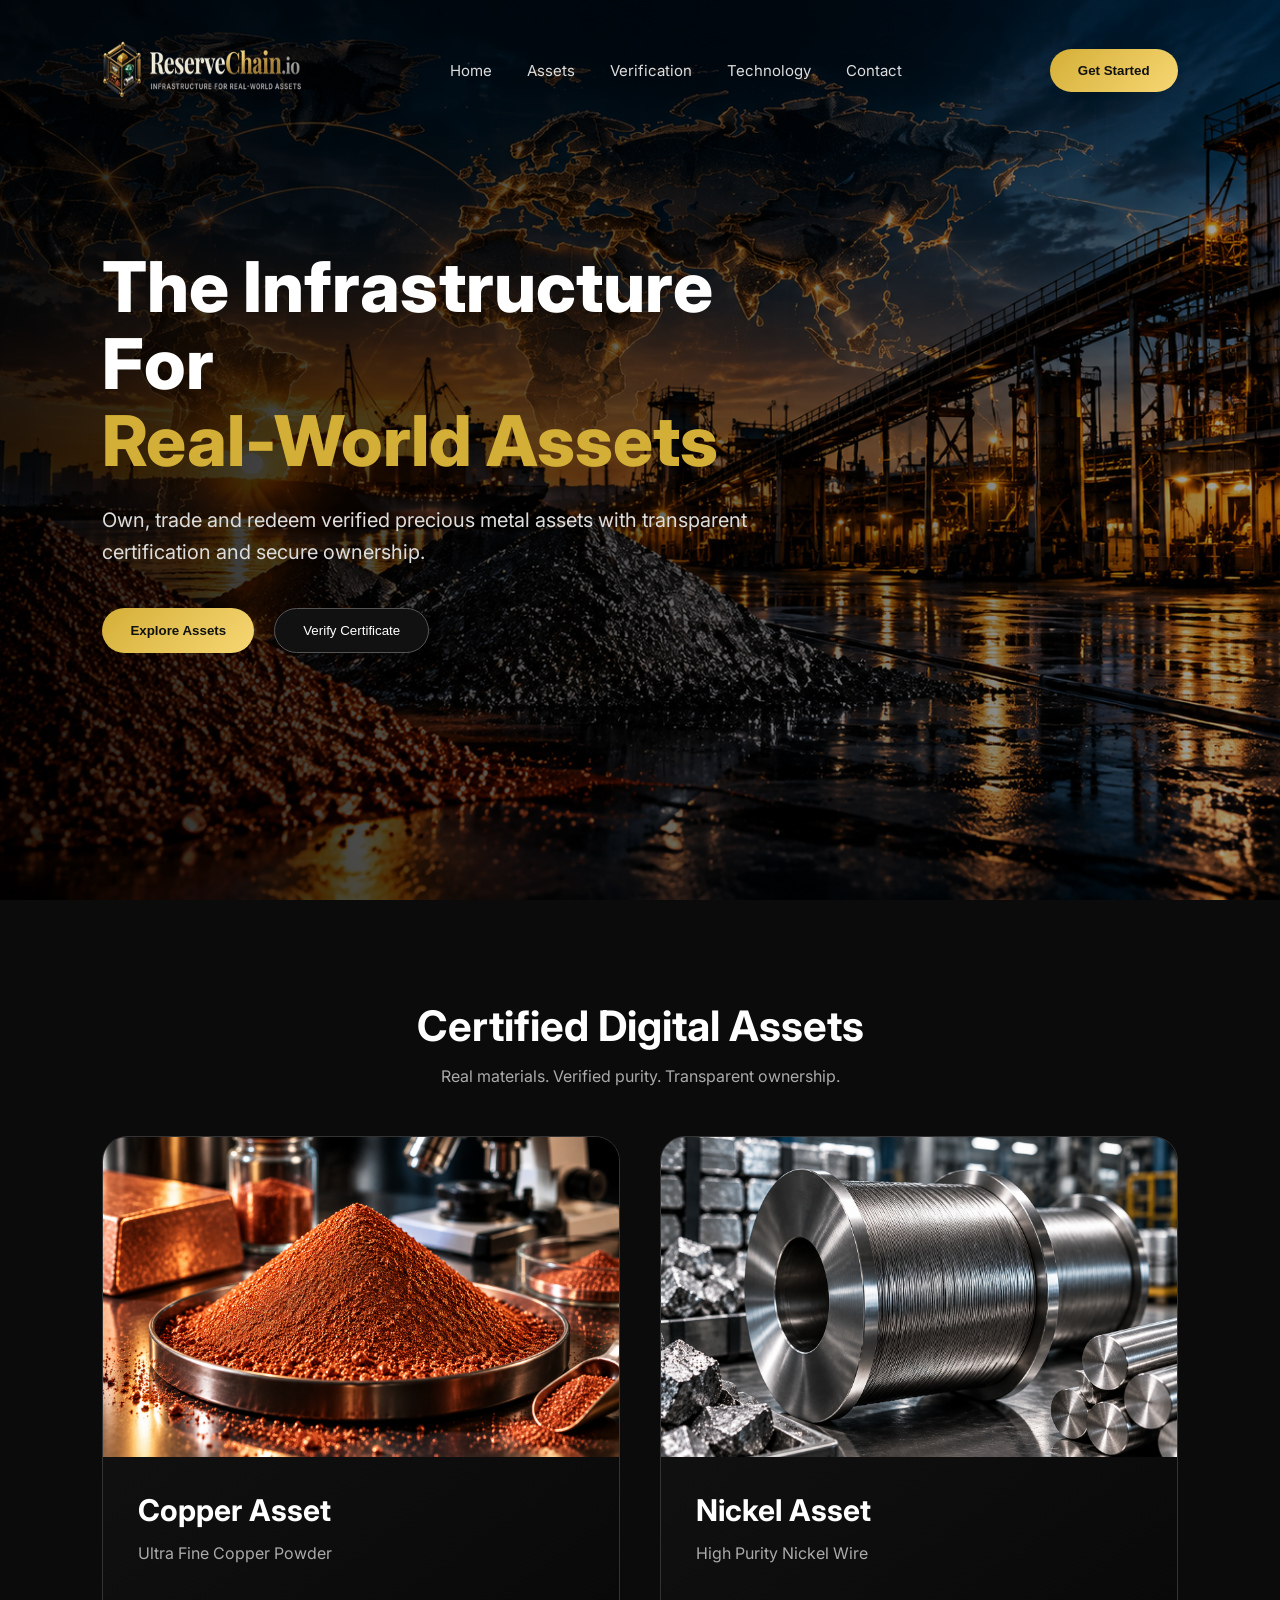
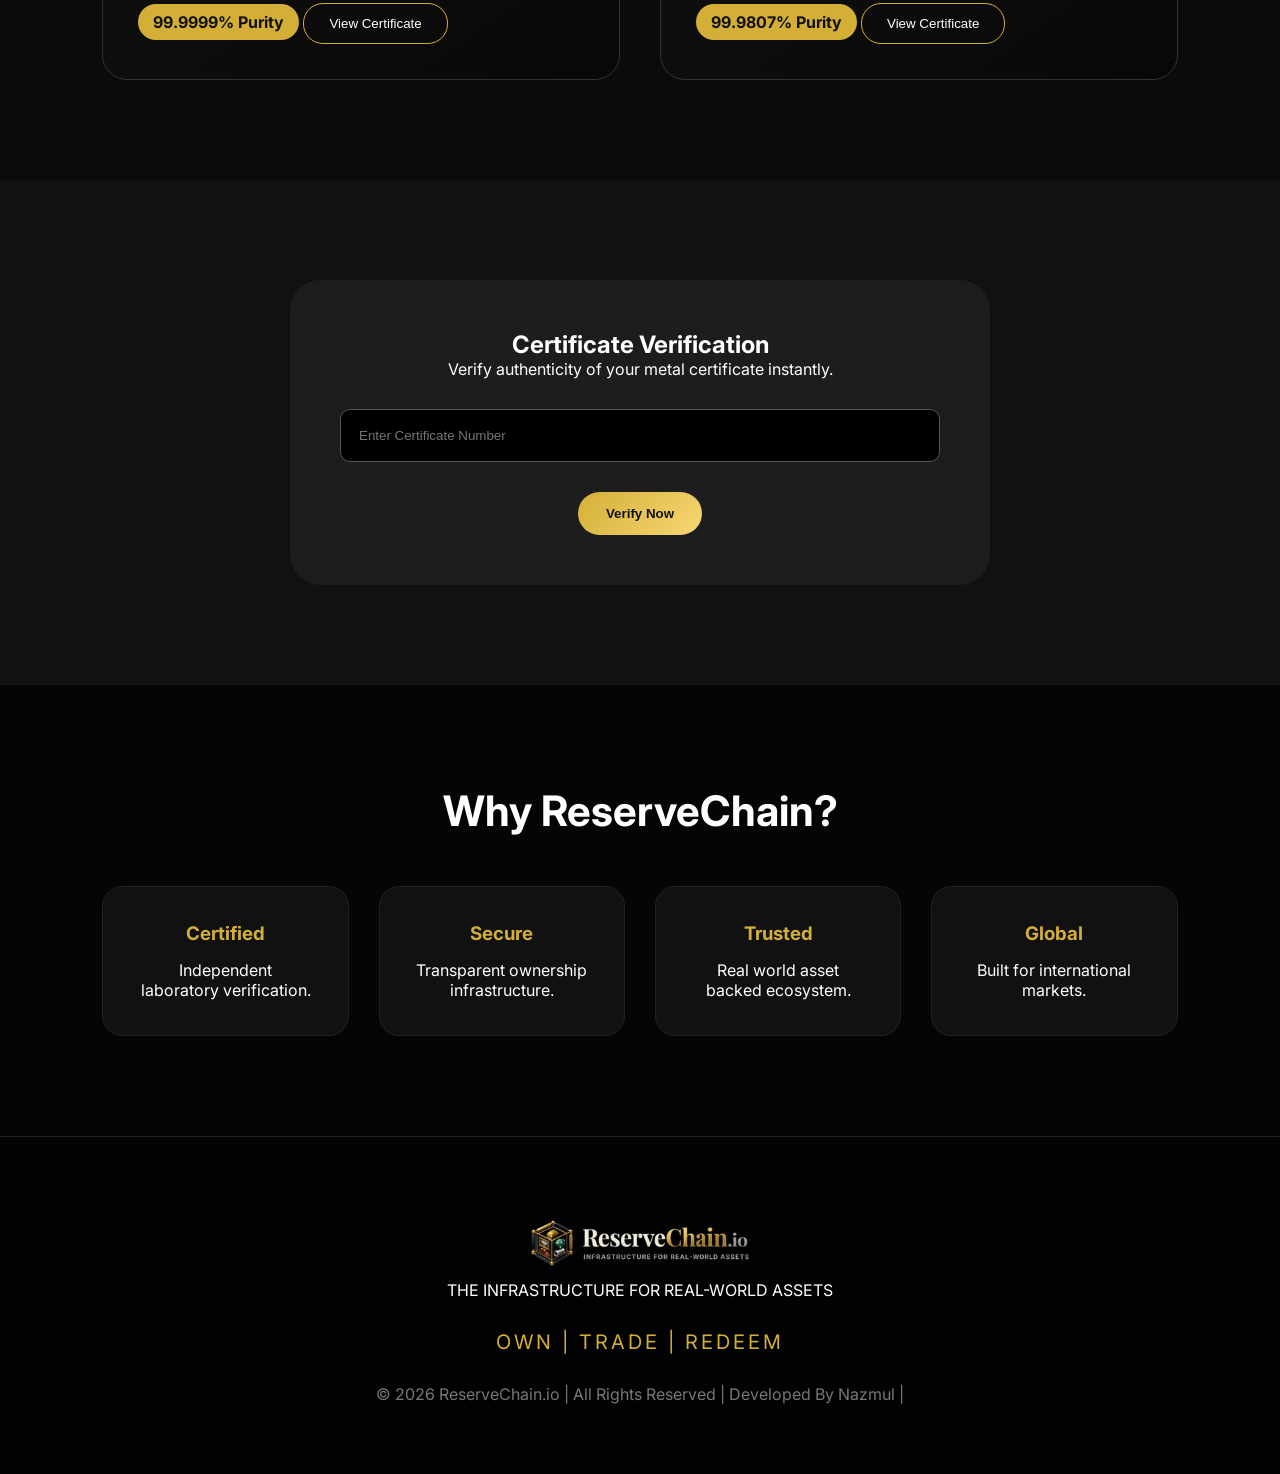
<file: index.html>
<!DOCTYPE html>
<html lang="en">
<head>

<meta charset="UTF-8">
<meta name="viewport" content="width=device-width, initial-scale=1.0">

<title>ReserveChain.io | Real World Asset Infrastructure</title>

<link rel="stylesheet" href="css/style.css">

<link href="https://fonts.googleapis.com/css2?family=Inter:wght@400;500;600;700;800&display=swap" rel="stylesheet">

</head>


<body>


<!-- HEADER -->

<header class="header">

<div class="logo">
<img src="images/logo.png">
</div>


<nav>
<a href="#">Home</a>
<a href="#assets">Assets</a>
<a href="#verification">Verification</a>
<a href="#technology">Technology</a>
<a href="#contact">Contact</a>
</nav>


<button class="gold-btn">
Get Started
</button>


</header>




<!-- HERO SECTION -->


<section class="hero">


<div class="overlay"></div>


<div class="hero-content">


<h1>
The Infrastructure For
<br>
<span>Real-World Assets</span>
</h1>


<p>
Own, trade and redeem verified precious metal assets
with transparent certification and secure ownership.
</p>



<div class="hero-buttons">

<button class="gold-btn">
Explore Assets
</button>


<button class="dark-btn">
Verify Certificate
</button>


</div>


</div>


</section>





<!-- ASSET SECTION -->


<section class="assets" id="assets">


<h2>
Certified Digital Assets
</h2>


<p class="section-text">
Real materials. Verified purity. Transparent ownership.
</p>



<div class="asset-grid">



<div class="asset-card">


<img src="images/copper.jpg">


<div class="card-content">

<h3>
Copper Asset
</h3>


<p>
Ultra Fine Copper Powder
</p>


<div class="badge">
99.9999% Purity
</div>


<button>
View Certificate
</button>


</div>

</div>





<div class="asset-card">


<img src="images/nickel.jpg">


<div class="card-content">


<h3>
Nickel Asset
</h3>


<p>
High Purity Nickel Wire
</p>


<div class="badge">
99.9807% Purity
</div>


<button>
View Certificate
</button>



</div>


</div>



</div>


</section>






<!-- VERIFICATION -->


<section class="verification" id="verification">


<div class="verify-box">


<h2>
Certificate Verification
</h2>


<p>
Verify authenticity of your metal certificate instantly.
</p>



<input type="text" placeholder="Enter Certificate Number">


<button class="gold-btn">
Verify Now
</button>



</div>


</section>







<!-- TRUST SECTION -->


<section class="technology" id="technology">


<h2>
Why ReserveChain?
</h2>


<div class="features">


<div>
<h3>
Certified
</h3>
<p>
Independent laboratory verification.
</p>
</div>



<div>
<h3>
Secure
</h3>
<p>
Transparent ownership infrastructure.
</p>
</div>



<div>
<h3>
Trusted
</h3>
<p>
Real world asset backed ecosystem.
</p>
</div>


<div>
<h3>
Global
</h3>
<p>
Built for international markets.
</p>
</div>



</div>


</section>






<!-- FOOTER -->


<footer id="contact">


<div class="footer-logo">

<img src="images/logo.png">

</div>



<p>
THE INFRASTRUCTURE FOR REAL-WORLD ASSETS
</p>



<div class="footer-links">

<span>
OWN
</span>

|
<span>
TRADE
</span>

|

<span>
REDEEM
</span>


</div>



<p class="copyright">

© 2026 ReserveChain.io | All Rights Reserved | Developed By Nazmul |

</p>


</footer>



<script src="js/script.js"></script>


</body>
</html>
</file>
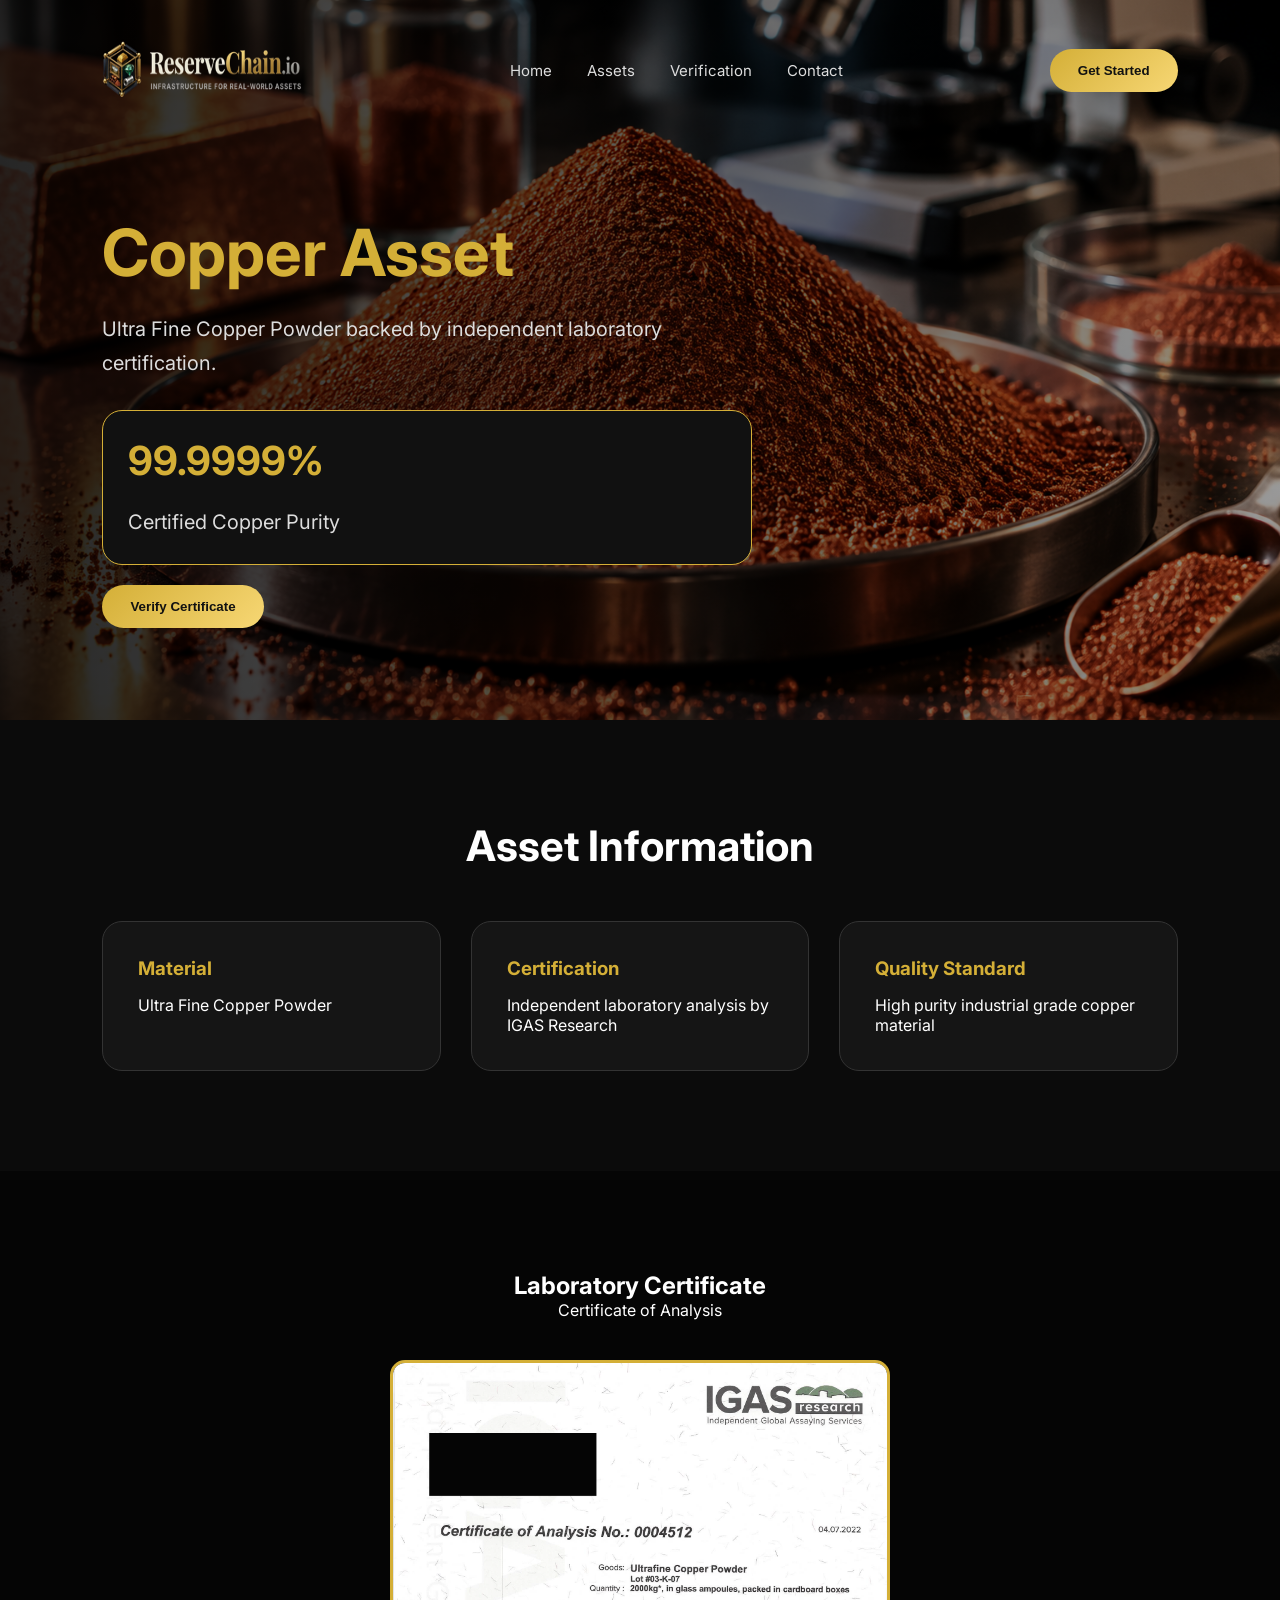
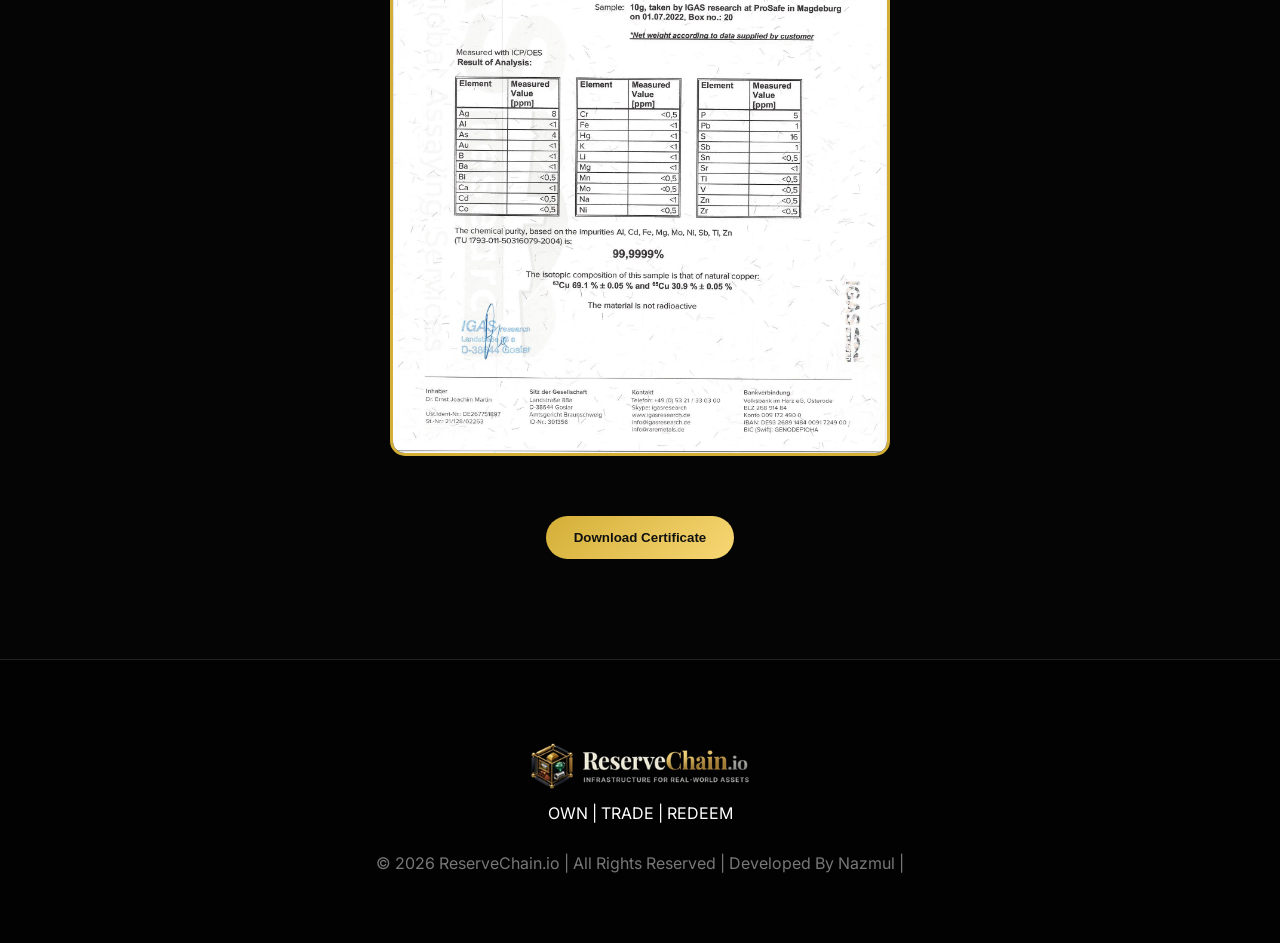
<file: copper-asset.html>
<!DOCTYPE html>
<html lang="en">

<head>

<meta charset="UTF-8">

<meta name="viewport" content="width=device-width, initial-scale=1.0">


<title>
Copper Asset | ReserveChain
</title>


<link rel="stylesheet" href="css/style.css">


<link href="https://fonts.googleapis.com/css2?family=Inter:wght@400;500;600;700;800&display=swap" rel="stylesheet">


<style>


.asset-detail-hero{

height:80vh;

background:

linear-gradient(
90deg,
rgba(0,0,0,.85),
rgba(0,0,0,.4)
),

url("images/copper.jpg");


background-size:cover;

background-position:center;

display:flex;

align-items:center;

padding:8%;

}



.detail-content{

max-width:650px;

}



.detail-content h1{

font-size:65px;

color:#D4AF37;

}



.detail-content p{

font-size:20px;

color:#ddd;

line-height:1.7;

margin-top:20px;

}



.purity-box{


background:#111;

border:1px solid #D4AF37;

padding:25px;

border-radius:20px;

margin-top:30px;


}



.purity-box h2{

color:#D4AF37;

font-size:40px;

}




.info-section{


padding:100px 8%;

background:#0b0b0b;


}



.info-grid{


display:grid;

grid-template-columns:repeat(3,1fr);

gap:30px;


}



.info-card{


background:#151515;

padding:35px;

border-radius:20px;

border:1px solid #333;


}



.info-card h3{

color:#D4AF37;

margin-bottom:15px;

}




.certificate{


padding:100px 8%;

text-align:center;

background:#050505;


}



.certificate img{


max-width:500px;

border-radius:15px;

border:3px solid #D4AF37;

margin:40px auto;


}





@media(max-width:768px){


.detail-content h1{

font-size:40px;

}


.info-grid{

grid-template-columns:1fr;

}


}


</style>


</head>



<body>



<!-- HEADER -->

<header class="header">


<div class="logo">

<img src="images/logo.png">

</div>



<nav>

<a href="index.html">
Home
</a>

<a href="#">
Assets
</a>

<a href="verification.html">
Verification
</a>

<a href="#">
Contact
</a>


</nav>



<button class="gold-btn">
Get Started
</button>


</header>





<!-- HERO -->


<section class="asset-detail-hero">


<div class="detail-content">


<h1 class="main-h1">
Copper Asset
</h1>


<p>

Ultra Fine Copper Powder backed by independent laboratory certification.

</p>



<div class="purity-box">


<h2>
99.9999%
</h2>


<p>
Certified Copper Purity
</p>


</div>



<br>


<button class="gold-btn">
Verify Certificate
</button>



</div>


</section>







<!-- DETAILS -->


<section class="info-section">


<h2 style="text-align:center;font-size:42px;margin-bottom:50px;">

Asset Information

</h2>



<div class="info-grid">


<div class="info-card">

<h3>
Material
</h3>

<p>
Ultra Fine Copper Powder
</p>

</div>



<div class="info-card">

<h3>
Certification
</h3>

<p>
Independent laboratory analysis by IGAS Research
</p>

</div>



<div class="info-card">

<h3>
Quality Standard
</h3>

<p>
High purity industrial grade copper material
</p>

</div>



</div>


</section>








<!-- CERTIFICATE -->


<section class="certificate">


<h2>

Laboratory Certificate

</h2>



<p>

Certificate of Analysis

</p>



<img src="images/copper-certificate.png">



<br>


<button class="gold-btn">

Download Certificate

</button>



</section>








<footer>


<div class="footer-logo">

<img src="images/logo.png">

</div>



<p>

OWN | TRADE | REDEEM

</p>



<p class="copyright">

© 2026 ReserveChain.io | All Rights Reserved | Developed By Nazmul |

</p>


</footer>



</body>

</html>
</file>
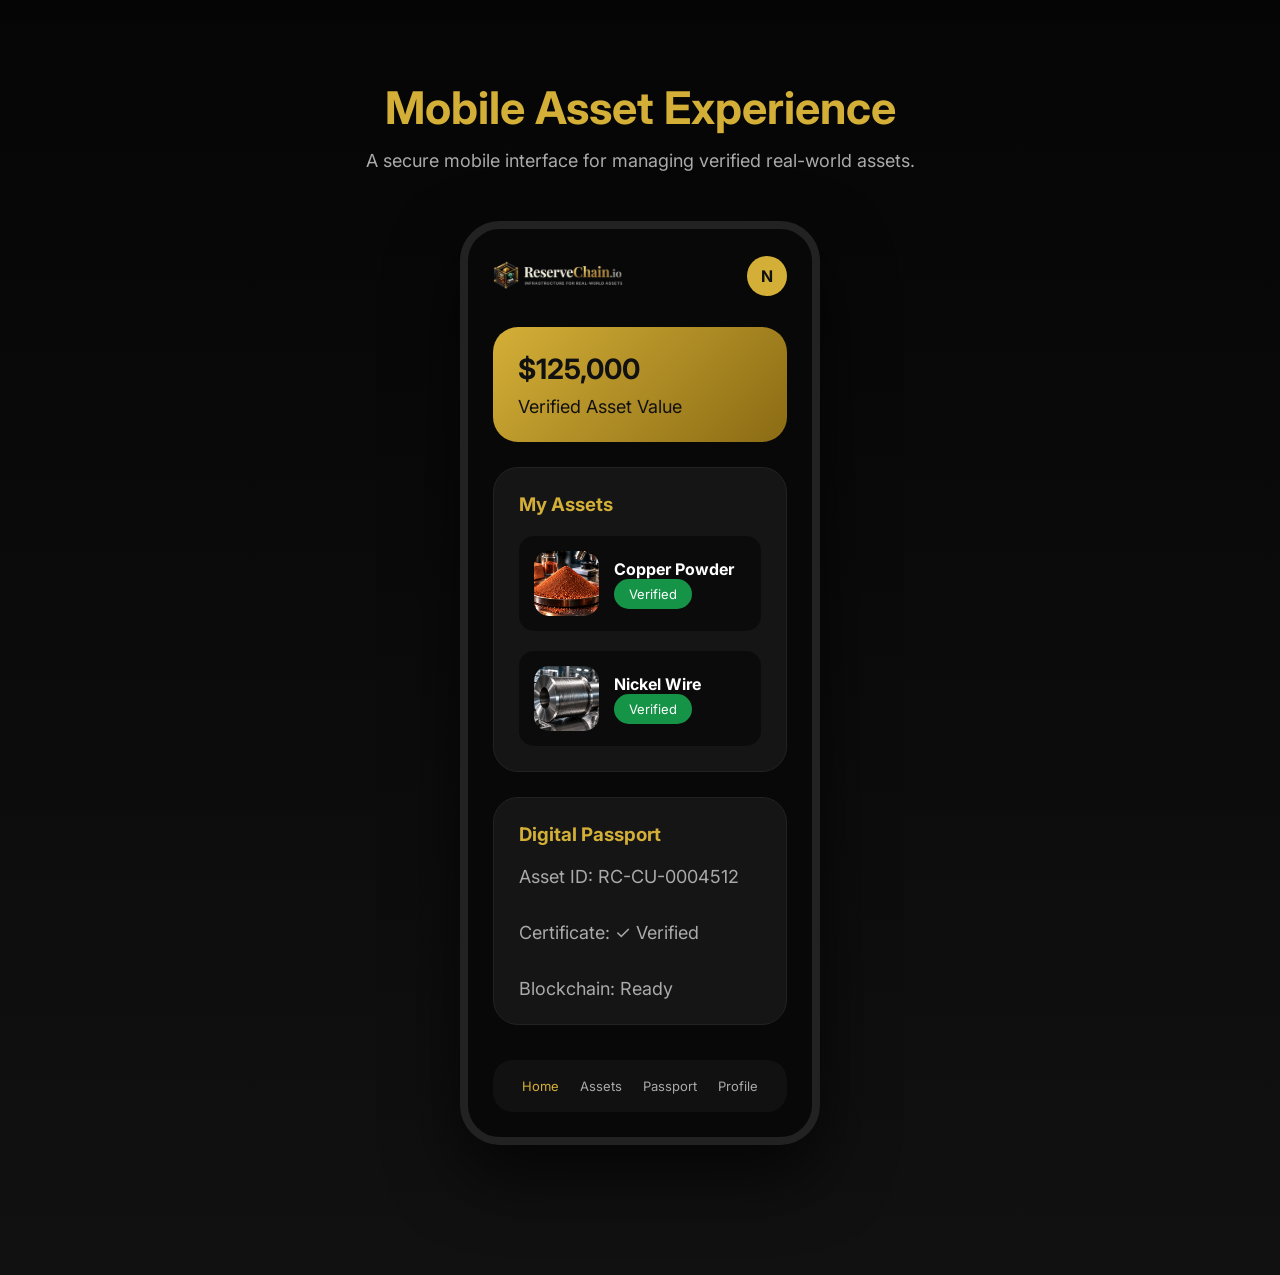
<file: mobile-demo.html>
<!DOCTYPE html>
<html lang="en">

<head>

<meta charset="UTF-8">

<meta name="viewport" content="width=device-width, initial-scale=1.0">


<title>
ReserveChain Mobile Experience
</title>


<link rel="stylesheet" href="css/style.css">


<link href="https://fonts.googleapis.com/css2?family=Inter:wght@400;500;600;700;800&display=swap" rel="stylesheet">


<style>


.mobile-page{


min-height:100vh;

background:

linear-gradient(
180deg,
#050505,
#111
);


padding:80px 20px;

text-align:center;


}



.mobile-page h1{


font-size:45px;

color:#D4AF37;


}



.mobile-page p{


color:#aaa;

margin-top:15px;

font-size:18px;


}




.app-container{


width:360px;

margin:50px auto;


background:#080808;


border-radius:40px;


border:8px solid #222;


padding:25px;


box-shadow:

0 30px 70px rgba(0,0,0,.7);


}




.app-header{


display:flex;

justify-content:space-between;

align-items:center;

margin-bottom:30px;


}



.app-header img{


width:130px;


}



.profile{


width:40px;

height:40px;

border-radius:50%;

background:#D4AF37;

color:#111;

display:flex;

align-items:center;

justify-content:center;

font-weight:bold;


}





.balance-card{


background:

linear-gradient(
135deg,
#D4AF37,
#8b6b14
);


color:#111;


padding:25px;

border-radius:25px;


text-align:left;


}



.balance-card h2{


font-size:28px;


}



.balance-card p{


color:#111;

margin-top:10px;


}




.mobile-section{


margin-top:25px;


background:#151515;

padding:25px;

border-radius:25px;


text-align:left;


border:1px solid #222;


}



.mobile-section h3{


color:#D4AF37;

margin-bottom:20px;


}





.asset-mini{


display:flex;

align-items:center;

gap:15px;


background:#0b0b0b;

padding:15px;

border-radius:15px;


}



.asset-mini img{


width:65px;

height:65px;

object-fit:cover;

border-radius:15px;


}





.status{


display:inline-block;

background:#159447;

padding:7px 15px;

border-radius:20px;

font-size:13px;


}




.bottom-nav{


margin-top:35px;


display:flex;

justify-content:space-around;


background:#111;

padding:18px;


border-radius:20px;


}



.bottom-nav div{


font-size:13px;

color:#aaa;


}



.bottom-nav .active{


color:#D4AF37;


}





</style>


</head>



<body>



<section class="mobile-page">


<h1>
Mobile Asset Experience
</h1>


<p>
A secure mobile interface for managing verified real-world assets.
</p>





<div class="app-container">



<div class="app-header">


<img src="images/logo.png">


<div class="profile">
N
</div>


</div>







<div class="balance-card">


<h2>
$125,000
</h2>


<p>
Verified Asset Value
</p>


</div>







<div class="mobile-section">


<h3>
My Assets
</h3>



<div class="asset-mini">


<img src="images/copper.jpg">


<div>


<strong>
Copper Powder
</strong>


<br>


<span class="status">

Verified

</span>


</div>



</div>



<br>




<div class="asset-mini">


<img src="images/nickel.jpg">


<div>


<strong>
Nickel Wire
</strong>


<br>


<span class="status">

Verified

</span>


</div>



</div>



</div>







<div class="mobile-section">


<h3>
Digital Passport
</h3>


<p>

Asset ID:
RC-CU-0004512

</p>


<br>


<p>

Certificate:
✓ Verified

</p>


<br>


<p>

Blockchain:
Ready

</p>


</div>








<div class="bottom-nav">


<div class="active">

Home

</div>


<div>

Assets

</div>


<div>

Passport

</div>


<div>

Profile

</div>


</div>





</div>




</section>





</body>

</html>
</file>
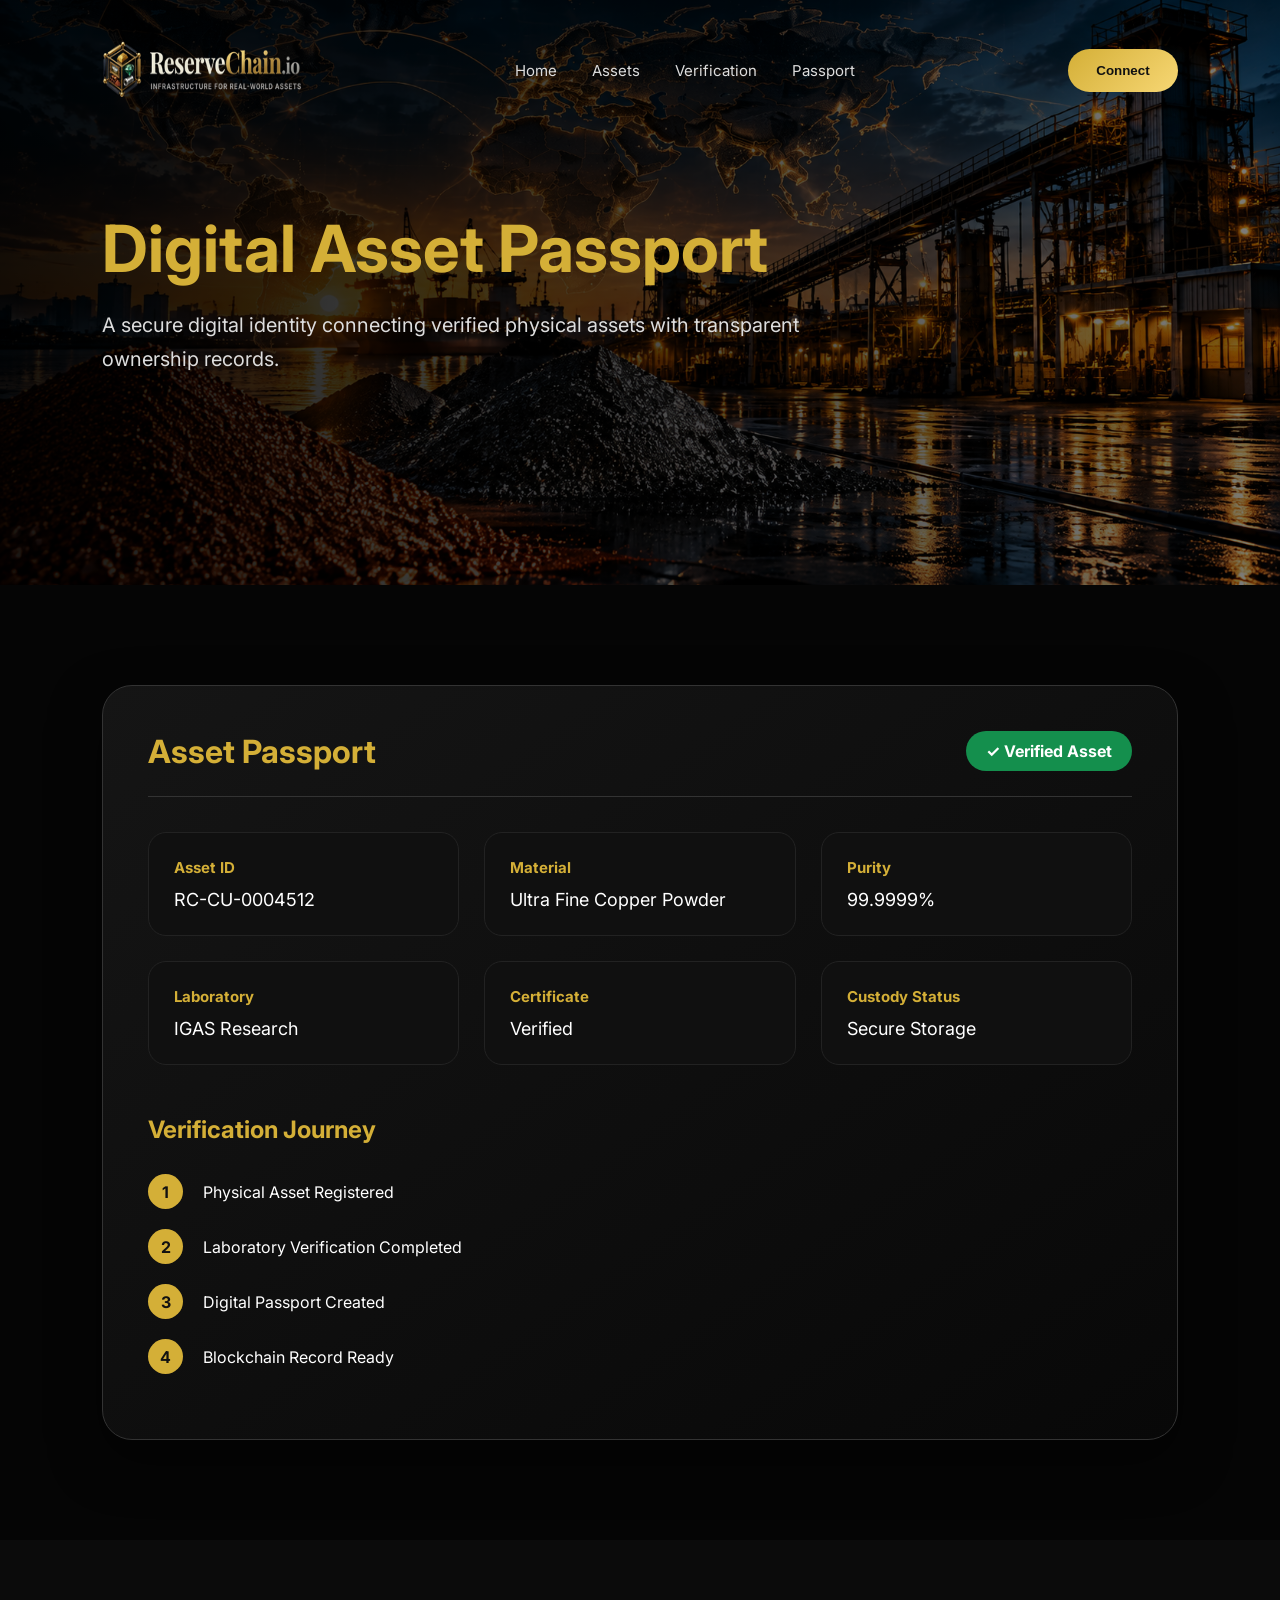
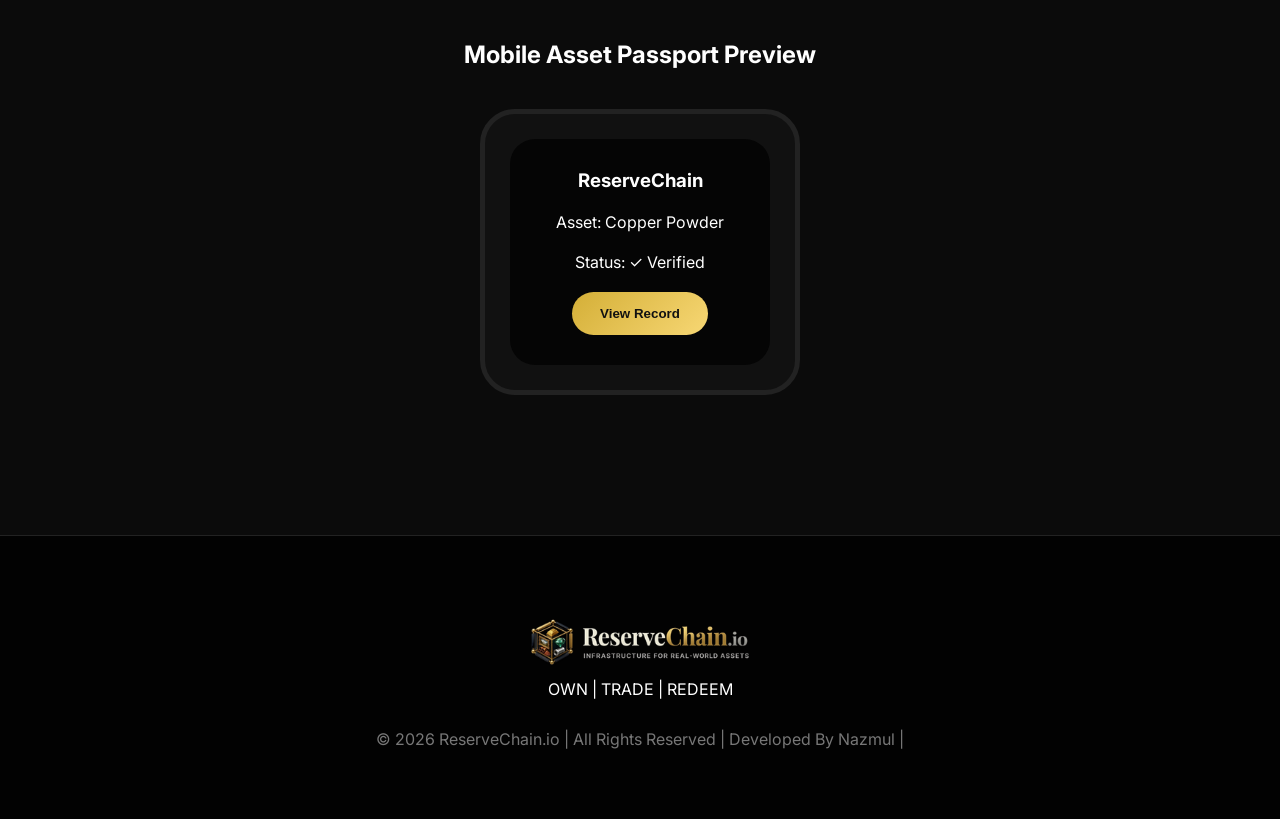
<file: passport.html>
<!DOCTYPE html>
<html lang="en">

<head>

<meta charset="UTF-8">

<meta name="viewport" content="width=device-width, initial-scale=1.0">


<title>
Digital Asset Passport | ReserveChain
</title>


<link rel="stylesheet" href="css/style.css">


<link href="https://fonts.googleapis.com/css2?family=Inter:wght@400;500;600;700;800&display=swap" rel="stylesheet">



<style>


.passport-hero{


min-height:65vh;


background:

linear-gradient(
90deg,
rgba(0,0,0,.9),
rgba(0,0,0,.5)
),

url("images/background.jpg");



background-size:cover;

background-position:center;


display:flex;

align-items:center;

padding:8%;


}



.passport-title{


max-width:700px;


}


.passport-title h1{


font-size:65px;

color:#D4AF37;


}



.passport-title p{


font-size:20px;

line-height:1.7;

color:#ddd;

margin-top:20px;


}





.dashboard-section{


padding:100px 8%;

background:#050505;


}





.passport-card{


max-width:1100px;

margin:auto;


background:

linear-gradient(
145deg,
#151515,
#080808
);


border:1px solid #333;

border-radius:30px;


padding:45px;


box-shadow:

0 20px 50px rgba(0,0,0,.5);


}




.passport-header{


display:flex;

justify-content:space-between;

align-items:center;

border-bottom:1px solid #333;

padding-bottom:25px;

margin-bottom:35px;


}



.passport-header h2{


font-size:32px;


color:#D4AF37;


}



.verified{


background:#148f4d;

padding:10px 20px;

border-radius:25px;

font-weight:700;


}





.data-grid{


display:grid;

grid-template-columns:repeat(3,1fr);

gap:25px;


}




.data-box{


background:#101010;

padding:25px;

border-radius:18px;


border:1px solid #222;


}



.data-box h3{


color:#D4AF37;

font-size:15px;

margin-bottom:12px;


}



.data-box p{


font-size:18px;

color:white;


}




.timeline{


margin-top:50px;


}



.timeline h2{


color:#D4AF37;

margin-bottom:30px;


}



.step{


display:flex;

gap:20px;

align-items:center;

margin-bottom:20px;


}




.circle{


width:35px;

height:35px;

background:#D4AF37;

color:#111;

border-radius:50%;

display:flex;

align-items:center;

justify-content:center;

font-weight:bold;


}





.mobile-preview{


padding:100px 8%;

background:#0b0b0b;

text-align:center;


}



.phone{


width:320px;

margin:40px auto;

background:#111;

border-radius:35px;

padding:25px;

border:5px solid #222;


}



.phone-screen{


background:#050505;

border-radius:25px;

padding:30px;


}





@media(max-width:768px){


.passport-title h1{

font-size:40px;

}


.data-grid{

grid-template-columns:1fr;

}


.passport-header{

flex-direction:column;

gap:20px;

}


}



</style>


</head>


<body>



<!-- HEADER -->


<header class="header">


<div class="logo">

<img src="images/logo.png">

</div>



<nav>


<a href="index.html">
Home
</a>


<a href="copper-asset.html">
Assets
</a>


<a href="verification.html">
Verification
</a>


<a href="passport.html">
Passport
</a>



</nav>


<button class="gold-btn">

Connect

</button>


</header>







<!-- HERO -->


<section class="passport-hero">


<div class="passport-title">


<h1>
Digital Asset Passport
</h1>


<p>

A secure digital identity connecting verified physical assets with transparent ownership records.

</p>



</div>


</section>








<!-- DASHBOARD -->


<section class="dashboard-section">



<div class="passport-card">



<div class="passport-header">


<h2>
Asset Passport
</h2>


<div class="verified">

✓ Verified Asset

</div>


</div>





<div class="data-grid">



<div class="data-box">

<h3>
Asset ID
</h3>

<p>
RC-CU-0004512
</p>

</div>




<div class="data-box">

<h3>
Material
</h3>

<p>
Ultra Fine Copper Powder
</p>

</div>




<div class="data-box">

<h3>
Purity
</h3>

<p>
99.9999%
</p>

</div>




<div class="data-box">

<h3>
Laboratory
</h3>

<p>
IGAS Research
</p>

</div>




<div class="data-box">

<h3>
Certificate
</h3>

<p>
Verified
</p>

</div>




<div class="data-box">

<h3>
Custody Status
</h3>

<p>
Secure Storage
</p>

</div>




</div>






<div class="timeline">


<h2>
Verification Journey
</h2>



<div class="step">

<div class="circle">
1
</div>

<p>
Physical Asset Registered
</p>

</div>




<div class="step">

<div class="circle">
2
</div>

<p>
Laboratory Verification Completed
</p>

</div>




<div class="step">

<div class="circle">
3
</div>

<p>
Digital Passport Created
</p>

</div>



<div class="step">

<div class="circle">
4
</div>

<p>
Blockchain Record Ready
</p>

</div>




</div>



</div>



</section>







<!-- MOBILE CONCEPT -->


<section class="mobile-preview">


<h2>

Mobile Asset Passport Preview

</h2>



<div class="phone">


<div class="phone-screen">


<h3>
ReserveChain
</h3>


<br>


<p>
Asset:
Copper Powder
</p>


<br>


<p>
Status:
✓ Verified
</p>


<br>


<button class="gold-btn">

View Record

</button>


</div>


</div>



</section>







<footer>


<div class="footer-logo">

<img src="images/logo.png">

</div>



<p>
OWN | TRADE | REDEEM
</p>



<p class="copyright">

© 2026 ReserveChain.io | All Rights Reserved | Developed By Nazmul |

</p>



</footer>



</body>

</html>
</file>
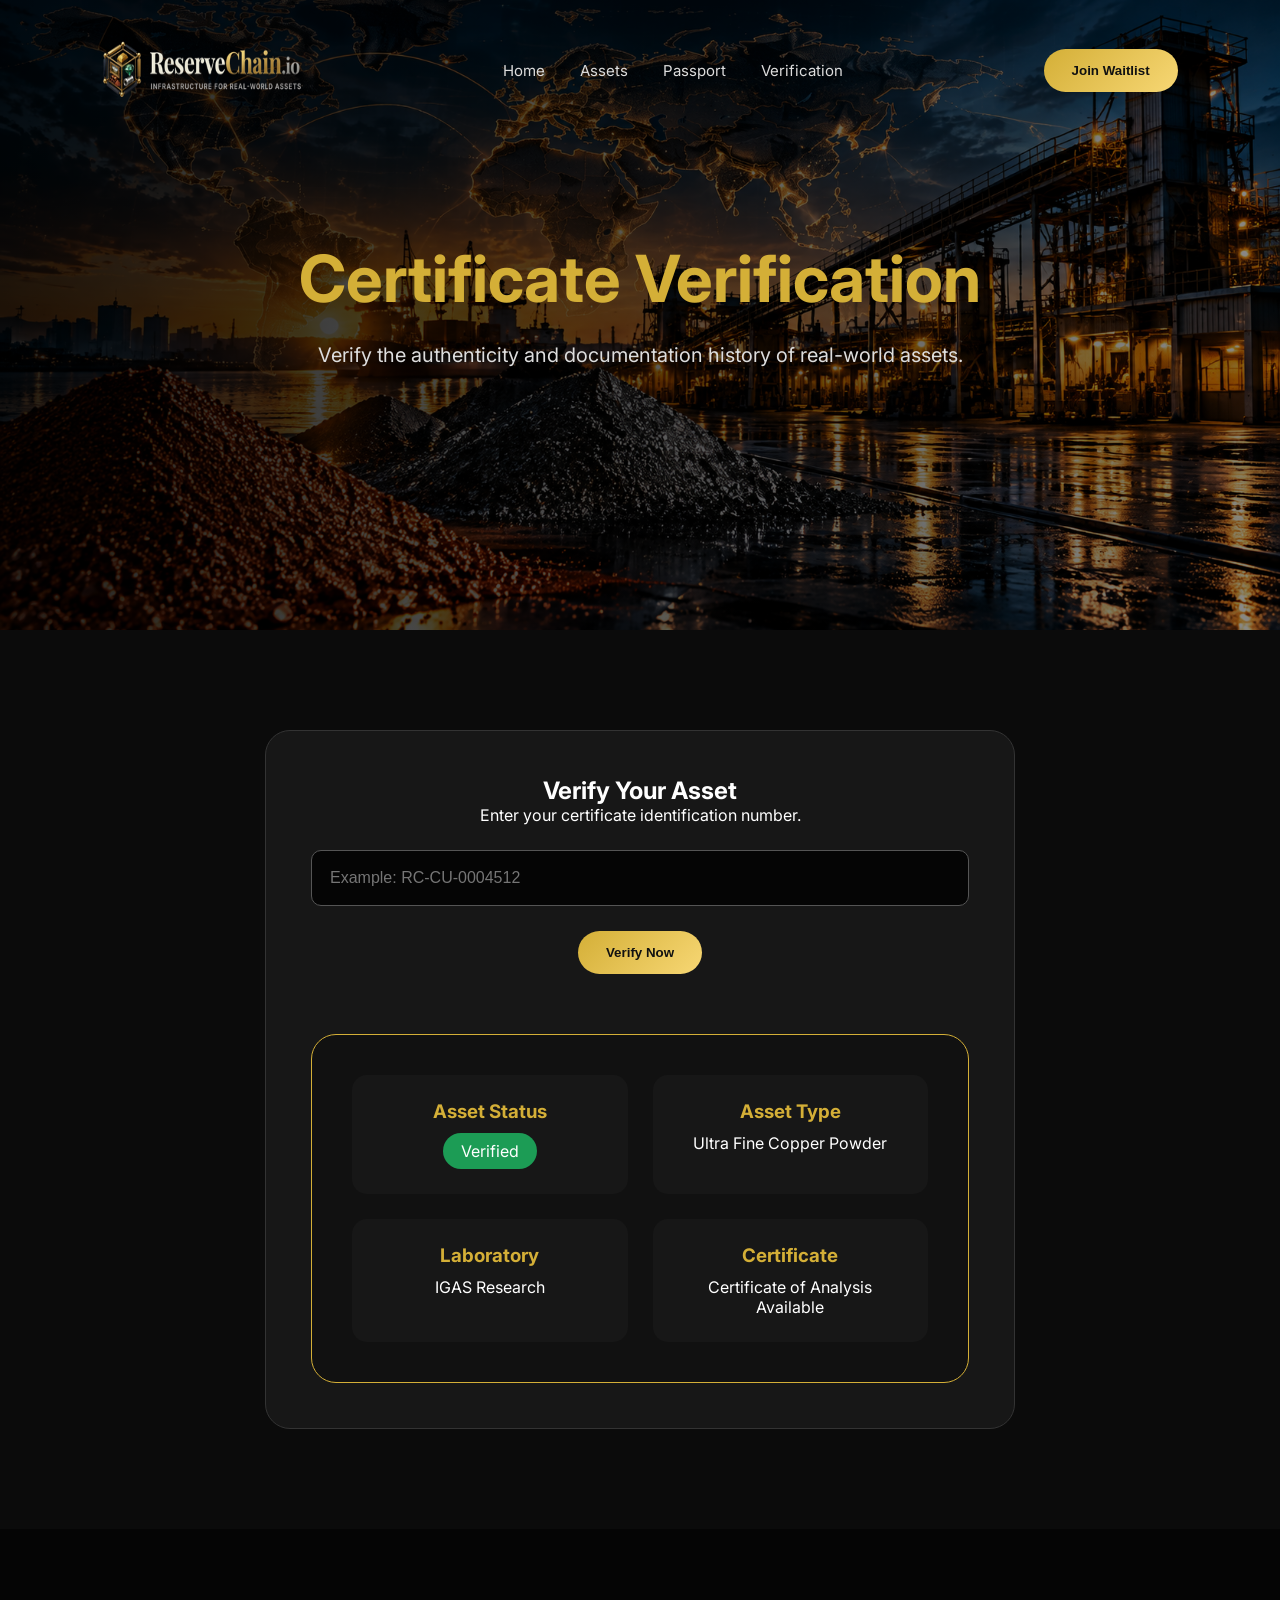
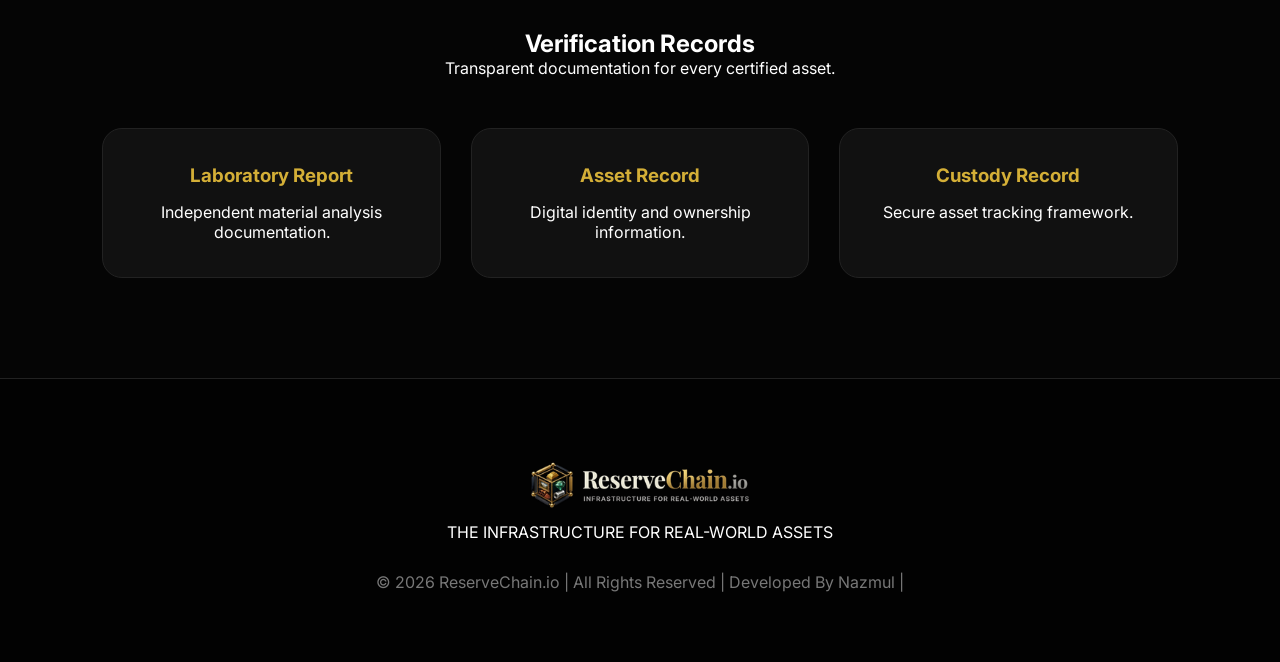
<file: verification.html>
<!DOCTYPE html>
<html lang="en">

<head>

<meta charset="UTF-8">

<meta name="viewport" content="width=device-width, initial-scale=1.0">


<title>
Certificate Verification | ReserveChain
</title>


<link rel="stylesheet" href="css/style.css">


<link href="https://fonts.googleapis.com/css2?family=Inter:wght@400;500;600;700;800&display=swap" rel="stylesheet">


<style>


.verify-hero{


height:70vh;


background:

linear-gradient(
90deg,
rgba(0,0,0,.85),
rgba(0,0,0,.45)
),

url("images/background.jpg");



background-size:cover;

background-position:center;


display:flex;

align-items:center;

justify-content:center;


text-align:center;


}



.verify-hero h1{


font-size:65px;

color:#D4AF37;


}



.verify-hero p{


font-size:20px;

color:#ddd;

max-width:700px;

margin:25px auto;


}





.verify-container{


padding:100px 8%;

background:#0b0b0b;


}




.search-box{


max-width:750px;

margin:auto;


background:

rgba(255,255,255,.05);


padding:45px;


border-radius:25px;


border:1px solid #333;


text-align:center;


}




.search-box input{


width:100%;

padding:18px;

background:#050505;

border:1px solid #555;

border-radius:10px;

color:white;

font-size:16px;


margin:25px 0;


}




.result-card{


margin-top:60px;


background:#111;


padding:40px;


border-radius:25px;


border:1px solid #D4AF37;


display:grid;


grid-template-columns:repeat(2,1fr);


gap:25px;


}



.result-item{


background:#171717;


padding:25px;


border-radius:15px;


}



.result-item h3{


color:#D4AF37;

margin-bottom:10px;


}



.status{


display:inline-block;

background:#1c9c55;

color:white;

padding:8px 18px;

border-radius:20px;


}



.document-section{


padding:100px 8%;

background:#050505;

text-align:center;


}



.document-grid{


display:grid;

grid-template-columns:repeat(3,1fr);

gap:30px;

margin-top:50px;


}



.document-card{


background:#111;

padding:35px;

border-radius:20px;


border:1px solid #222;


}



.document-card h3{

color:#D4AF37;

margin-bottom:15px;

}




@media(max-width:768px){


.verify-hero h1{

font-size:40px;

}



.result-card{

grid-template-columns:1fr;

}



.document-grid{

grid-template-columns:1fr;

}


}



</style>


</head>



<body>



<!-- HEADER -->


<header class="header">


<div class="logo">

<img src="images/logo.png">

</div>


<nav>

<a href="index.html">
Home
</a>


<a href="copper-asset.html">
Assets
</a>


<a href="#">
Passport
</a>


<a href="verification.html">
Verification
</a>


</nav>


<button class="gold-btn">
Join Waitlist
</button>


</header>







<!-- HERO -->


<section class="verify-hero">


<div>


<h1>
Certificate Verification
</h1>


<p>

Verify the authenticity and documentation history of real-world assets.

</p>


</div>


</section>








<!-- SEARCH -->


<section class="verify-container">


<div class="search-box">


<h2>

Verify Your Asset

</h2>



<p>

Enter your certificate identification number.

</p>



<input 
type="text"
placeholder="Example: RC-CU-0004512"
>



<button class="gold-btn">

Verify Now

</button>



<div class="result-card">


<div class="result-item">

<h3>
Asset Status
</h3>

<span class="status">

Verified

</span>


</div>




<div class="result-item">

<h3>
Asset Type
</h3>

<p>
Ultra Fine Copper Powder
</p>


</div>




<div class="result-item">

<h3>
Laboratory
</h3>

<p>
IGAS Research
</p>


</div>




<div class="result-item">

<h3>
Certificate
</h3>

<p>
Certificate of Analysis Available
</p>


</div>



</div>



</div>


</section>







<!-- DOCUMENTS -->


<section class="document-section">


<h2>

Verification Records

</h2>


<p>

Transparent documentation for every certified asset.

</p>




<div class="document-grid">



<div class="document-card">


<h3>
Laboratory Report
</h3>


<p>
Independent material analysis documentation.
</p>


</div>




<div class="document-card">


<h3>
Asset Record
</h3>


<p>
Digital identity and ownership information.
</p>


</div>




<div class="document-card">


<h3>
Custody Record
</h3>


<p>
Secure asset tracking framework.
</p>


</div>



</div>


</section>






<footer>


<div class="footer-logo">

<img src="images/logo.png">

</div>


<p>

THE INFRASTRUCTURE FOR REAL-WORLD ASSETS

</p>


<p class="copyright">

© 2026 ReserveChain.io | All Rights Reserved | Developed By Nazmul |

</p>



</footer>



</body>

</html>
</file>
<file: css/style.css>
/* =========================
   GLOBAL STYLE
========================= */

*{
    margin:0;
    padding:0;
    box-sizing:border-box;
}


body{

    font-family:'Inter',sans-serif;
    background:#050505;
    color:white;

}


html{
    scroll-behavior:smooth;
}


img{
    max-width:100%;
    display:block;
}


a{
    text-decoration:none;
    color:white;
}




/* =========================
   HEADER
========================= */


.header{

    position:absolute;
    top:0;
    width:100%;

    display:flex;
    justify-content:space-between;
    align-items:center;

    padding:25px 8%;

    z-index:10;

}



.logo img{

    width:200px;
    height:90PX;

}



.header nav{

    display:flex;
    gap:35px;

}



.header nav a{

    font-size:15px;
    color:#ddd;
    transition:.3s;

}



.header nav a:hover{

    color:#D4AF37;

}




/* =========================
   BUTTONS
========================= */


.gold-btn{


    background:linear-gradient(
    135deg,
    #D4AF37,
    #f7d774
    );


    color:#111;

    border:none;

    padding:14px 28px;

    border-radius:30px;

    font-weight:700;

    cursor:pointer;

    transition:.3s;


}



.gold-btn:hover{

    transform:translateY(-3px);

    box-shadow:
    0 10px 30px rgba(212,175,55,.4);

}



.dark-btn{


    background:#111;

    color:white;

    border:1px solid #555;

    padding:14px 28px;

    border-radius:30px;

    cursor:pointer;

}





/* =========================
   HERO
========================= */


.hero{


    height:100vh;

    min-height:700px;

    position:relative;


    background-image:

    url("../images/background.jpg");


    background-size:cover;

    background-position:center;


    display:flex;

    align-items:center;


}



.overlay{


    position:absolute;

    inset:0;


    background:

    linear-gradient(

    90deg,

    rgba(0,0,0,.85),

    rgba(0,0,0,.35)

    );


}



.hero-content{


    position:relative;

    z-index:2;


    max-width:650px;

    margin-left:8%;


}



.hero-content h1{


    font-size:70px;

    line-height:1.1;

    font-weight:800;

}



.hero-content h1 span{


    color:#D4AF37;


}



.hero-content p{


    margin-top:25px;

    color:#ddd;

    font-size:20px;

    line-height:1.6;

}




.hero-buttons{


    margin-top:40px;

    display:flex;

    gap:20px;

}





/* =========================
 ASSETS
========================= */


.assets{


    padding:100px 8%;

    background:#0b0b0b;

    text-align:center;


}



.assets h2,
.technology h2{


    font-size:42px;

    margin-bottom:15px;


}



.section-text{


    color:#aaa;

    margin-bottom:50px;


}



.asset-grid{


    display:grid;

    grid-template-columns:repeat(2,1fr);

    gap:40px;


}




.asset-card{


    background:

    linear-gradient(

    145deg,

    #151515,

    #080808

    );


    border:1px solid #333;

    border-radius:25px;

    overflow:hidden;


    transition:.4s;


}



.asset-card:hover{


    transform:translateY(-10px);

    border-color:#D4AF37;


}




.asset-card img{


    height:320px;

    width:100%;

    object-fit:cover;


}




.card-content{


    padding:35px;

    text-align:left;


}



.card-content h3{


    font-size:30px;

}



.card-content p{


    color:#aaa;

    margin:15px 0;


}



.badge{


    display:inline-block;

    background:#D4AF37;

    color:#111;

    padding:8px 15px;

    border-radius:20px;

    font-weight:700;

}



.card-content button{


    margin-top:25px;

    padding:12px 25px;

    background:none;

    color:white;

    border:1px solid #D4AF37;

    border-radius:20px;


}





/* =========================
 VERIFICATION
========================= */


.verification{


    padding:100px 8%;

    background:#111;


}



.verify-box{


    max-width:700px;

    margin:auto;

    text-align:center;

    background:

    rgba(255,255,255,.05);


    backdrop-filter:blur(15px);


    padding:50px;

    border-radius:30px;


}




.verify-box input{


    width:100%;

    margin:30px 0;

    padding:18px;


    background:#000;

    border:1px solid #555;

    color:white;

    border-radius:10px;


}





/* =========================
 TECHNOLOGY
========================= */


.technology{


    padding:100px 8%;

    text-align:center;

    background:#050505;


}



.features{


    margin-top:50px;


    display:grid;


    grid-template-columns:repeat(4,1fr);

    gap:30px;


}



.features div{


    background:#111;

    padding:35px;

    border-radius:20px;

    border:1px solid #222;


}



.features h3{


    color:#D4AF37;

    margin-bottom:15px;


}




/* =========================
 FOOTER
========================= */


footer{


    background:#020202;

    padding:70px 8%;

    text-align:center;

    border-top:1px solid #222;


}



.footer-logo img{


    width:220px;

    margin:auto;


}



.footer-links{


    margin:30px;

    color:#D4AF37;

    font-size:20px;

    letter-spacing:3px;


}



.copyright{


    color:#777;

    margin-top:30px;


}





/* =========================
 MOBILE RESPONSIVE
========================= */


@media(max-width:768px){


.header nav{

display:none;

}


.hero-content{

margin:0 25px;

}



.hero-content h1{

font-size:42px;

}



.asset-grid{

grid-template-columns:1fr;

}



.features{

grid-template-columns:1fr;

}



.hero-buttons{

flex-direction:column;

}



}

.main-h1{
    margin-top: 120PX;
}
</file>
